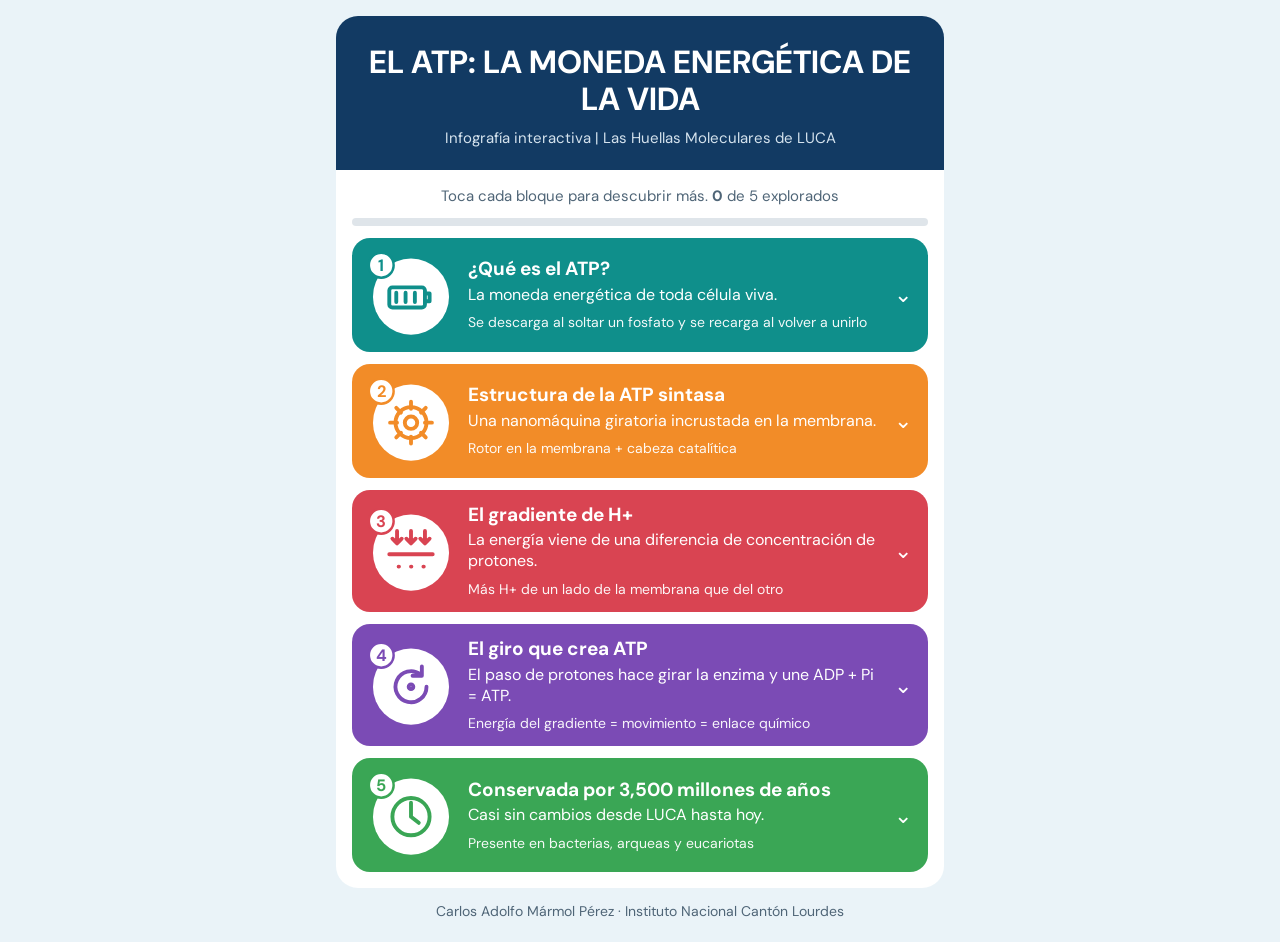
<file: Infografía interactiva_ el ATP.html>
<!doctype html>
<html lang="es">
<head>
<meta charset="utf-8">
<meta name="viewport" content="width=device-width, initial-scale=1, viewport-fit=cover">
<title>EL ATP: La moneda energética de la vida</title>
<link rel="stylesheet" href="https://fonts.googleapis.com/css2?family=DM+Sans:wght@400;500;700&display=swap">
<style>
:root{--bg:#EAF3F8;--ink:#123A63;--sub:#4F6577;--panel:#ffffff;box-sizing:border-box;padding-top:env(safe-area-inset-top,0px);padding-bottom:env(safe-area-inset-bottom,0px)}
@media (prefers-color-scheme:dark){:root:not([data-theme="light"]){--bg:#0E1A25;--ink:#D5E3EE;--sub:#9DB3C3;--panel:#16283A}}
:root[data-theme="dark"]{--bg:#0E1A25;--ink:#D5E3EE;--sub:#9DB3C3;--panel:#16283A}
html{scroll-padding-top:env(safe-area-inset-top,0px)}
*{box-sizing:border-box}
body{margin:0;background:var(--bg);color:var(--ink);font-family:'DM Sans',Helvetica,Arial,sans-serif;display:flex;justify-content:center}
main{width:100%;max-width:640px;padding:16px}
header{background:#123A63;color:#fff;border-radius:22px 22px 0 0;padding:28px 18px 22px;text-align:center}
h1{margin:0 0 10px;font-size:clamp(22px,6vw,32px);line-height:1.15}
header p{margin:0;font-size:15px;color:#D5E3EE}
.panel{background:var(--panel);border-radius:0 0 22px 22px;padding:16px;display:flex;flex-direction:column;gap:12px}
.hint{margin:0;text-align:center;font-size:15px;color:var(--sub)}
.bar{height:8px;border-radius:4px;background:rgba(127,150,170,.25);overflow:hidden}
.bar i{display:block;height:100%;width:0;background:#3AA655;transition:width .4s}
.card{display:block;width:100%;border:0;border-radius:18px;color:#fff;text-align:left;font:inherit;padding:0;cursor:pointer}
.card:focus-visible{outline:3px solid #123A63;outline-offset:3px}
.row{display:flex;align-items:center;gap:14px;padding:14px 16px}
.row svg.big{flex:0 0 auto;width:86px;height:86px}
.t{font-size:19px;font-weight:700;line-height:1.2}
.p{font-size:16px;line-height:1.3;margin-top:4px}
.s{font-size:14px;margin-top:8px;opacity:.95}
.more{display:grid;grid-template-rows:0fr;transition:grid-template-rows .35s}
.more>div{overflow:hidden}
.more p{margin:0;padding:0 18px 16px;font-size:16px;line-height:1.45;border-top:1px solid rgba(255,255,255,.4);padding-top:12px}
.card.open .more{grid-template-rows:1fr}
.chev{margin-left:auto;font-size:22px;transition:transform .3s}
.card.open .chev{transform:rotate(180deg)}
.ic *{transform-box:view-box;transform-origin:32px 32px}
.card.open .spin{animation:sp 3s linear infinite}
.card.open .fall{animation:fl 1.2s ease-in-out infinite}
.card.open .tick{animation:sp 6s linear infinite}
.card.open .blink path.b{animation:bl 1.4s steps(1) infinite}
@keyframes sp{to{transform:rotate(360deg)}}
@keyframes fl{50%{transform:translateY(6px)}}
@keyframes bl{50%{opacity:.25}}
.done{display:none;background:#123A63;color:#fff;border-radius:18px;padding:18px;text-align:center}
.done.show{display:block}
.done b{display:block;font-size:20px;margin-bottom:6px}
.done span{font-size:22px;font-weight:700;color:#F2A33A}
button.reset{margin-top:12px;border:2px solid #fff;background:none;color:#fff;border-radius:12px;padding:10px 18px;font:inherit;font-size:16px;cursor:pointer}
footer{text-align:center;font-size:14px;color:var(--sub);padding:14px 0 6px}
@media (prefers-reduced-motion:reduce){.card .spin,.card .fall,.card .tick,.card .blink path.b{animation:none!important}.more,.bar i{transition:none}}
</style>
</head>
<body>
<main>
<header><h1>EL ATP: LA MONEDA ENERGÉTICA DE LA VIDA</h1><p>Infografía interactiva | Las Huellas Moleculares de LUCA</p></header>
<div class="panel">
<p class="hint">Toca cada bloque para descubrir más. <b id="n">0</b> de 5 explorados</p>
<div class="bar"><i id="bar"></i></div>
<div id="cards" style="display:flex;flex-direction:column;gap:12px"></div>
<div class="done" id="done"><b>¡Completaste la ruta del ATP!</b><span>ADP + Pi + energía de H⁺ → ATP</span><br><button class="reset" id="reset">Volver a empezar</button></div>
</div>
<footer>Carlos Adolfo Mármol Pérez · Instituto Nacional Cantón Lourdes</footer>
</main>
<script>
var D=[
{c:'#0F8F8B',t:'¿Qué es el ATP?',p:'La moneda energética de toda célula viva.',s:'Se descarga al soltar un fosfato y se recarga al volver a unirlo',m:'El ATP (adenosín trifosfato) almacena y transporta la energía química que la célula usa. Al romper un enlace fosfato libera energía; al volver a unirlo, se recarga: una batería recargable en ciclo continuo.',k:'blink',i:'<rect x="4" y="20" width="46" height="26" rx="4"/><path d="M50 28h6v10h-6"/><path class="b" d="M13 27v12M25 27v12M37 27v12"/>'},
{c:'#F28C28',t:'Estructura de la ATP sintasa',p:'Una nanomáquina giratoria incrustada en la membrana.',s:'Rotor en la membrana + cabeza catalítica',m:'Es una proteína de varias subunidades (estructura cuaternaria): una porción incrustada en la membrana actúa como canal y rotor, y otra mira hacia el interior de la célula, donde ocurre la síntesis de ATP.',k:'spin',i:'<g class="spin"><circle cx="32" cy="32" r="8"/><circle cx="32" cy="32" r="20"/><path d="M32 5v9M32 50v9M5 32h9M50 32h9M13 13l6 6M45 45l6 6M51 13l-6 6M19 45l-6 6"/></g>'},
{c:'#D94452',t:'El gradiente de H+',p:'La energía viene de una diferencia de concentración de protones.',s:'Más H+ de un lado de la membrana que del otro',m:'La respiración celular o la fotosíntesis acumulan protones (H⁺) a un lado de la membrana. Esa diferencia de concentración y de carga es el gradiente electroquímico: energía potencial almacenada.',k:'fall',i:'<g class="fall"><path d="M14 4v16M8 14l6 6 6-6M32 4v16M26 14l6 6 6-6M50 4v16M44 14l6 6 6-6"/></g><path d="M4 34h56M16 50h.5M32 50h.5M48 50h.5"/>'},
{c:'#7B4BB5',t:'El giro que crea ATP',p:'El paso de protones hace girar la enzima y une ADP + Pi = ATP.',s:'Energía del gradiente = movimiento = enlace químico',m:'Los H⁺ solo pueden pasar por el canal de la ATP sintasa y hacen girar el rotor como una turbina. El giro llega a la cabeza catalítica y une ADP con Pi para formar ATP.',k:'spin',i:'<g class="spin"><path d="M52 32a20 20 0 1 1-8-16M46 6v12H34"/></g><circle cx="32" cy="32" r="3"/>'},
{c:'#3AA655',t:'Conservada por 3,500 millones de años',p:'Casi sin cambios desde LUCA hasta hoy.',s:'Presente en bacterias, arqueas y eucariotas',m:'Con apenas tres grandes cambios estructurales, la ATP sintasa está en bacterias, arqueas y eucariotas. Lo más sencillo es que ya existía en LUCA y se heredó: evidencia directa de origen común.',k:'tick',i:'<circle cx="32" cy="32" r="24"/><path class="tick" d="M32 32V14M32 32l10 8"/>'}
];
var box=document.getElementById('cards'),seen={},cnt=0;
D.forEach(function(d,x){
var b=document.createElement('button');b.className='card';b.style.background=d.c;b.setAttribute('aria-expanded','false');
b.innerHTML='<div class="row"><svg class="big" viewBox="0 0 104 104" aria-hidden="true"><circle cx="52" cy="54" r="46" fill="#fff"/><svg class="ic" x="22" y="24" width="60" height="60" viewBox="0 0 64 64" fill="none" stroke="'+d.c+'" stroke-width="5" stroke-linecap="round" stroke-linejoin="round">'+d.i+'</svg><circle cx="16" cy="16" r="15" fill="#fff" stroke="'+d.c+'" stroke-width="3"/><text x="16" y="23" font-size="20" font-weight="700" text-anchor="middle" fill="'+d.c+'">'+(x+1)+'</text></svg><div><div class="t">'+d.t+'</div><div class="p">'+d.p+'</div><div class="s">'+d.s+'</div></div><span class="chev" aria-hidden="true">⌄</span></div><div class="more"><div><p>'+d.m+'</p></div></div>';
b.onclick=function(){var o=b.classList.toggle('open');b.setAttribute('aria-expanded',o);if(o&&!seen[x]){seen[x]=1;cnt++;upd()}};
box.appendChild(b)});
function upd(){document.getElementById('n').textContent=cnt;document.getElementById('bar').style.width=cnt*20+'%';if(cnt===5){var e=document.getElementById('done');e.classList.add('show');e.scrollIntoView({behavior:'smooth',block:'nearest'})}}
document.getElementById('reset').onclick=function(){seen={};cnt=0;document.querySelectorAll('.card').forEach(function(c){c.classList.remove('open');c.setAttribute('aria-expanded','false')});document.getElementById('done').classList.remove('show');upd();window.scrollTo({top:0,behavior:'smooth'})};
</script>
</body>
</html>
</file>
